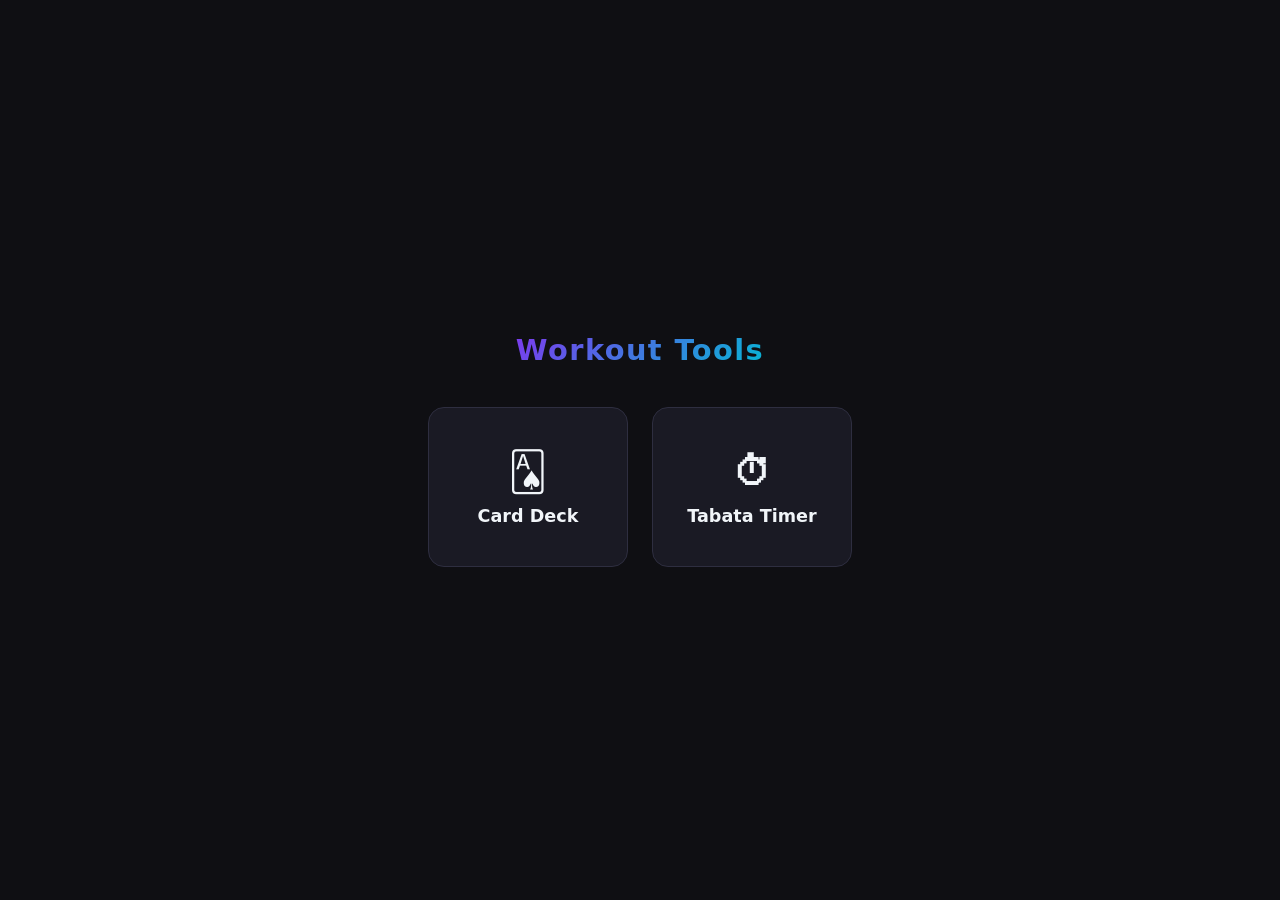
<file: index.html>
<!DOCTYPE html>
<html lang="en">
<head>
  <meta charset="UTF-8" />
  <meta name="viewport" content="width=device-width, initial-scale=1.0" />
  <title>Workout Tools</title>
  <style>
    * { box-sizing: border-box; margin: 0; padding: 0; }

    :root {
      --bg: #0f0f13;
      --surface: #1a1a24;
      --accent: #7c3aed;
      --accent2: #06b6d4;
      --text: #f1f5f9;
      --muted: #94a3b8;
      --border: #2e2e40;
    }

    body {
      font-family: 'Segoe UI', system-ui, sans-serif;
      background: var(--bg);
      color: var(--text);
      min-height: 100vh;
      display: flex;
      flex-direction: column;
      align-items: center;
      justify-content: center;
      gap: 40px;
      padding: 24px;
    }

    h1 {
      font-size: 1.8rem;
      font-weight: 700;
      background: linear-gradient(135deg, var(--accent), var(--accent2));
      -webkit-background-clip: text;
      -webkit-text-fill-color: transparent;
      letter-spacing: 0.05em;
    }

    .cards {
      display: flex;
      gap: 24px;
      flex-wrap: wrap;
      justify-content: center;
    }

    a.card {
      display: flex;
      flex-direction: column;
      align-items: center;
      justify-content: center;
      gap: 12px;
      width: 200px;
      height: 160px;
      background: var(--surface);
      border: 1px solid var(--border);
      border-radius: 16px;
      text-decoration: none;
      color: var(--text);
      font-size: 1.1rem;
      font-weight: 600;
      transition: border-color 0.2s, transform 0.2s;
    }

    a.card:hover {
      border-color: var(--accent);
      transform: translateY(-3px);
    }

    a.card .icon {
      font-size: 2.4rem;
    }
  </style>
</head>
<body>
  <h1>Workout Tools</h1>
  <div class="cards">
    <a class="card" href="./cards">
      <span class="icon">&#127137;</span>
      <span>Card Deck</span>
    </a>
    <a class="card" href="./tabata">
      <span class="icon">&#9201;</span>
      <span>Tabata Timer</span>
    </a>
  </div>
</body>
</html>
</file>
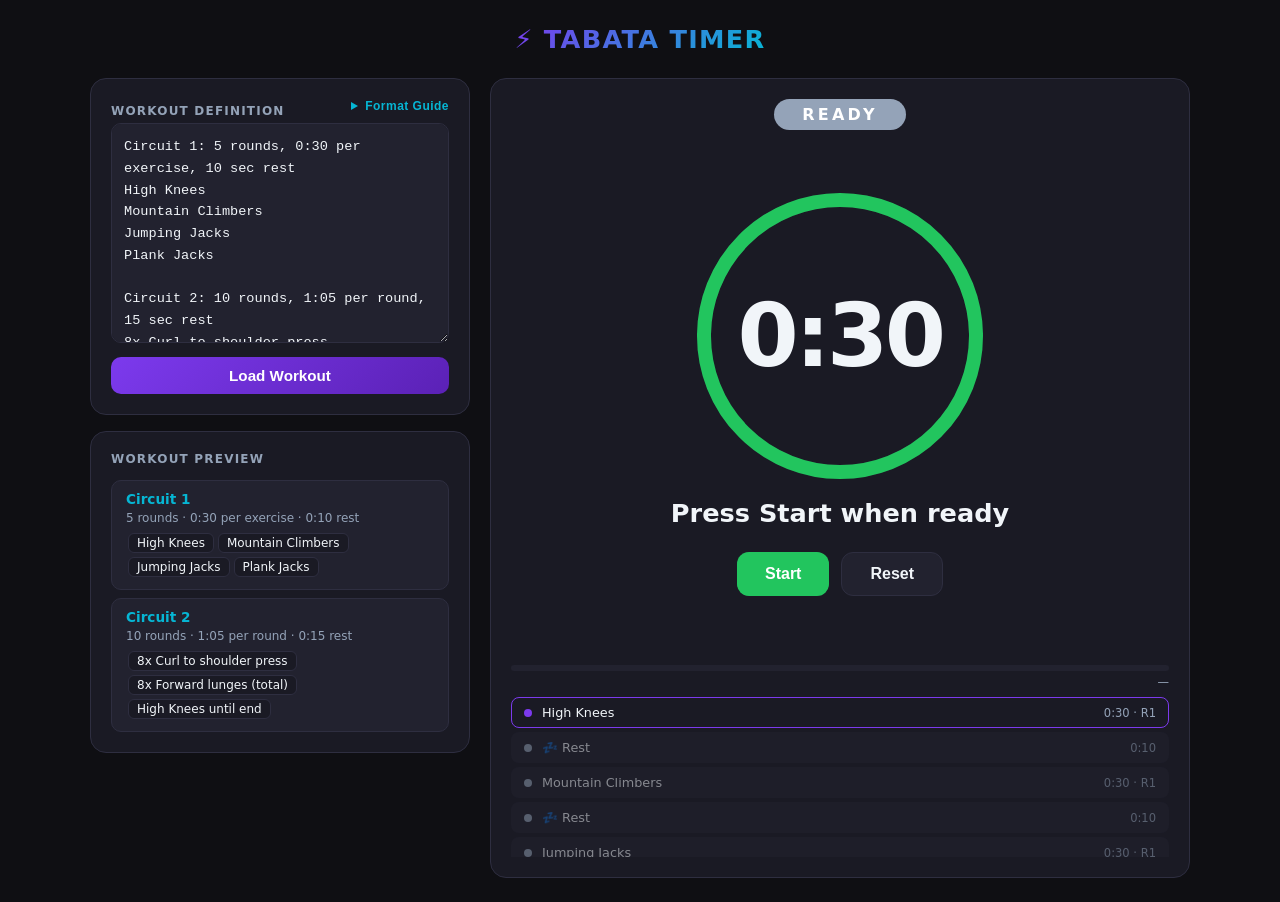
<file: tabata/index.html>
<!DOCTYPE html>
<html lang="en">
<head>
  <meta charset="UTF-8" />
  <meta name="viewport" content="width=device-width, initial-scale=1.0" />
  <title>Tabata Timer</title>
  <style>
    * { box-sizing: border-box; margin: 0; padding: 0; }

    :root {
      --bg: #0f0f13;
      --surface: #1a1a24;
      --surface2: #22222f;
      --accent: #7c3aed;
      --accent2: #06b6d4;
      --work: #22c55e;
      --rest: #f97316;
      --text: #f1f5f9;
      --muted: #94a3b8;
      --border: #2e2e40;
    }

    body {
      font-family: 'Segoe UI', system-ui, sans-serif;
      background: var(--bg);
      color: var(--text);
      min-height: 100vh;
      display: flex;
      flex-direction: column;
      align-items: center;
      padding: 24px 16px;
      gap: 24px;
    }

    h1 {
      font-size: 1.6rem;
      font-weight: 700;
      background: linear-gradient(135deg, var(--accent), var(--accent2));
      -webkit-background-clip: text;
      -webkit-text-fill-color: transparent;
      letter-spacing: 0.05em;
    }

    /* ── Layout ── */
    .app {
      display: grid;
      grid-template-columns: 380px 1fr;
      gap: 20px;
      width: 100%;
      max-width: 1100px;
      align-items: start;
    }

    @media (max-width: 800px) {
      .app { grid-template-columns: 1fr; }
    }

    /* ── Panel ── */
    .panel {
      background: var(--surface);
      border: 1px solid var(--border);
      border-radius: 16px;
      padding: 20px;
    }

    .panel-title {
      font-size: 0.75rem;
      font-weight: 600;
      text-transform: uppercase;
      letter-spacing: 0.1em;
      color: var(--muted);
      margin-bottom: 12px;
    }

    /* ── Input ── */
    textarea {
      width: 100%;
      height: 220px;
      background: var(--surface2);
      border: 1px solid var(--border);
      border-radius: 10px;
      color: var(--text);
      font-family: 'Courier New', monospace;
      font-size: 0.85rem;
      line-height: 1.6;
      padding: 12px;
      resize: vertical;
      outline: none;
      transition: border-color 0.2s;
    }
    textarea:focus { border-color: var(--accent); }

    .parse-btn {
      margin-top: 10px;
      width: 100%;
      padding: 10px;
      background: linear-gradient(135deg, var(--accent), #5b21b6);
      border: none;
      border-radius: 10px;
      color: #fff;
      font-size: 0.95rem;
      font-weight: 600;
      cursor: pointer;
      transition: opacity 0.2s;
    }
    .parse-btn:hover { opacity: 0.88; }

    /* ── Format guide ── */
    .format-toggle {
      display: flex;
      align-items: center;
      gap: 6px;
      background: none;
      border: none;
      color: var(--accent2);
      font-size: 0.75rem;
      font-weight: 600;
      cursor: pointer;
      padding: 0;
      margin-bottom: 10px;
      letter-spacing: 0.04em;
    }
    .format-toggle svg {
      transition: transform 0.2s;
      flex-shrink: 0;
    }
    .format-toggle.open svg { transform: rotate(90deg); }

    .format-guide {
      display: none;
      background: var(--surface2);
      border: 1px solid var(--border);
      border-radius: 10px;
      padding: 12px 14px;
      margin-bottom: 10px;
      font-size: 0.78rem;
      line-height: 1.6;
    }
    .format-guide.open { display: block; }

    .fmt-section { margin-bottom: 10px; }
    .fmt-section:last-child { margin-bottom: 0; }

    .fmt-label {
      font-size: 0.68rem;
      font-weight: 700;
      text-transform: uppercase;
      letter-spacing: 0.1em;
      color: var(--muted);
      margin-bottom: 4px;
    }

    .fmt-code {
      background: var(--surface);
      border: 1px solid var(--border);
      border-radius: 6px;
      padding: 7px 10px;
      font-family: 'Courier New', monospace;
      font-size: 0.78rem;
      color: var(--text);
      white-space: pre-wrap;
      word-break: break-word;
    }

    .fmt-code .hl-header { color: #a78bfa; }
    .fmt-code .hl-time   { color: #34d399; }
    .fmt-code .hl-ex     { color: var(--text); }
    .fmt-code .hl-muted  { color: var(--muted); }

    .fmt-note {
      color: var(--muted);
      font-size: 0.72rem;
      margin-top: 4px;
    }

    /* ── Preview list ── */
    .circuit-list {
      display: flex;
      flex-direction: column;
      gap: 8px;
      margin-top: 14px;
      max-height: 260px;
      overflow-y: auto;
    }

    .circuit-card {
      background: var(--surface2);
      border: 1px solid var(--border);
      border-radius: 10px;
      padding: 10px 14px;
    }

    .circuit-card h3 {
      font-size: 0.85rem;
      font-weight: 700;
      color: var(--accent2);
      margin-bottom: 4px;
    }

    .circuit-card .meta {
      font-size: 0.75rem;
      color: var(--muted);
      margin-bottom: 6px;
    }

    .exercise-tag {
      display: inline-block;
      background: var(--surface);
      border: 1px solid var(--border);
      border-radius: 6px;
      padding: 2px 8px;
      font-size: 0.75rem;
      margin: 2px;
    }

    /* ── Timer panel ── */
    .timer-panel {
      display: flex;
      flex-direction: column;
      align-items: center;
      gap: 12px;
      min-height: calc(100vh - 100px);
      position: sticky;
      top: 24px;
    }

    /* TOP: phase + round — the scoreboard header */
    .timer-header {
      width: 100%;
      display: flex;
      flex-direction: column;
      align-items: center;
      gap: 6px;
    }

    .phase-label {
      font-size: 1rem;
      font-weight: 800;
      letter-spacing: 0.2em;
      text-transform: uppercase;
      padding: 6px 28px;
      border-radius: 100px;
      background: var(--work);
      color: #fff;
      transition: background 0.3s;
    }
    .phase-label.rest { background: var(--rest); }
    .phase-label.idle { background: var(--muted); }

    /* Round info: HUGE and impossible to miss */
    .round-info {
      font-size: 2rem;
      font-weight: 900;
      color: var(--text);
      text-align: center;
      letter-spacing: -0.02em;
      min-height: 2.4rem;
    }

    /* Giant ring */
    .ring-wrap {
      position: relative;
      width: 300px;
      height: 300px;
      flex-shrink: 0;
    }

    svg.ring {
      transform: rotate(-90deg);
      width: 300px;
      height: 300px;
    }

    .ring-bg { fill: none; stroke: var(--surface2); stroke-width: 14; }
    .ring-fg {
      fill: none;
      stroke: var(--work);
      stroke-width: 14;
      stroke-linecap: round;
      transition: stroke-dashoffset 0.25s linear, stroke 0.3s;
    }
    .ring-fg.rest { stroke: var(--rest); }

    .ring-center {
      position: absolute;
      inset: 0;
      display: flex;
      flex-direction: column;
      align-items: center;
      justify-content: center;
    }

    /* Massive time display */
    .time-display {
      font-size: 5.5rem;
      font-weight: 800;
      letter-spacing: -0.04em;
      line-height: 1;
    }

    .exercise-name {
      font-size: 1.6rem;
      font-weight: 700;
      text-align: center;
      color: var(--text);
      padding: 0 12px;
    }

    .next-up {
      text-align: center;
      font-size: 1rem;
      color: var(--muted);
    }
    .next-up span { color: var(--text); font-weight: 600; }

    /* Controls */
    .controls {
      display: flex;
      gap: 12px;
    }

    .ctrl-btn {
      padding: 12px 28px;
      border: none;
      border-radius: 12px;
      font-size: 1rem;
      font-weight: 700;
      cursor: pointer;
      transition: opacity 0.2s, transform 0.1s;
    }
    .ctrl-btn:active { transform: scale(0.96); }
    .ctrl-btn:hover { opacity: 0.85; }

    .btn-start { background: var(--work); color: #fff; }
    .btn-pause { background: var(--rest); color: #fff; }
    .btn-reset { background: var(--surface2); color: var(--text); border: 1px solid var(--border); }

    /* Bottom section: progress + queue pushed to end */
    .timer-bottom {
      margin-top: auto;
      width: 100%;
      display: flex;
      flex-direction: column;
      gap: 8px;
    }

    /* Progress bar */
    .progress-bar-wrap {
      width: 100%;
      background: var(--surface2);
      border-radius: 100px;
      height: 6px;
      overflow: hidden;
    }
    .progress-bar-fill {
      height: 100%;
      background: linear-gradient(90deg, var(--accent), var(--accent2));
      border-radius: 100px;
      transition: width 0.25s linear;
    }

    .progress-label {
      font-size: 0.72rem;
      color: var(--muted);
      text-align: right;
      margin-top: 4px;
    }

    /* Queue */
    .queue {
      width: 100%;
      display: flex;
      flex-direction: column;
      gap: 4px;
      max-height: 160px;
      overflow-y: auto;
    }

    .queue-item {
      display: flex;
      align-items: center;
      gap: 10px;
      padding: 7px 12px;
      border-radius: 8px;
      font-size: 0.8rem;
      background: var(--surface2);
      border: 1px solid transparent;
      opacity: 0.5;
      transition: opacity 0.2s, border-color 0.2s;
    }
    .queue-item.active {
      opacity: 1;
      border-color: var(--accent);
      background: var(--surface);
    }
    .queue-item.done { opacity: 0.25; text-decoration: line-through; }

    .queue-dot {
      width: 8px;
      height: 8px;
      border-radius: 50%;
      background: var(--muted);
      flex-shrink: 0;
    }
    .queue-item.active .queue-dot { background: var(--accent); }

    /* Finished overlay */
    .finished-banner {
      display: none;
      position: fixed;
      inset: 0;
      background: rgba(10,10,16,0.88);
      align-items: center;
      justify-content: center;
      flex-direction: column;
      gap: 16px;
      z-index: 99;
    }
    .finished-banner.show { display: flex; }
    .finished-banner h2 { font-size: 2.4rem; }
    .finished-banner p { color: var(--muted); }
    .finished-banner button {
      padding: 12px 32px;
      background: var(--accent);
      color: #fff;
      border: none;
      border-radius: 12px;
      font-size: 1rem;
      font-weight: 700;
      cursor: pointer;
    }

    /* scrollbar */
    ::-webkit-scrollbar { width: 5px; }
    ::-webkit-scrollbar-track { background: transparent; }
    ::-webkit-scrollbar-thumb { background: var(--border); border-radius: 10px; }
  </style>
</head>
<body>

<h1>⚡ TABATA TIMER</h1>

<div class="app">
  <!-- LEFT: input + preview -->
  <div style="display:flex;flex-direction:column;gap:16px;">
    <div class="panel">
      <div style="display:flex;align-items:center;justify-content:space-between;margin-bottom:0;">
        <div class="panel-title" style="margin-bottom:0;">Workout Definition</div>
        <button class="format-toggle" id="fmtToggle" onclick="toggleFormat()">
          <svg width="10" height="10" viewBox="0 0 10 10" fill="currentColor">
            <polygon points="2,1 9,5 2,9"/>
          </svg>
          Format Guide
        </button>
      </div>

      <div class="format-guide" id="formatGuide">
        <div class="fmt-section">
          <div class="fmt-label">Per Exercise — each exercise gets its own timer</div>
          <div class="fmt-code"><span class="hl-header">Circuit 1: 3 rounds, <span class="hl-time">0:30</span> per exercise, <span class="hl-time">10</span> sec rest</span>
<span class="hl-ex">High Knees</span>
<span class="hl-ex">Mountain Climbers</span>
<span class="hl-ex">Jumping Jacks</span></div>
          <div class="fmt-note">Each exercise gets a 0:30 countdown. 10s rest between exercises.</div>
        </div>
        <div class="fmt-section">
          <div class="fmt-label">Per Round — all exercises share one timer</div>
          <div class="fmt-code"><span class="hl-header">Circuit 2: 10 rounds, <span class="hl-time">1:05</span> per round, <span class="hl-time">15</span> sec rest</span>
<span class="hl-ex">8x Curl to shoulder press</span>
<span class="hl-ex">8x Forward lunges (total)</span>
<span class="hl-ex">High Knees until end</span></div>
          <div class="fmt-note">One 1:05 timer per round. Complete all exercises before it runs out. 15s rest between rounds.</div>
        </div>
        <div class="fmt-note" style="border-top:1px solid var(--border);padding-top:8px;margin-top:4px;">
          Separate circuits with a blank line. Time can be <code style="color:var(--accent2)">M:SS</code> or plain seconds.
        </div>
      </div>

      <textarea id="workoutInput" spellcheck="false">Circuit 1: 5 rounds, 0:30 per exercise, 10 sec rest
High Knees
Mountain Climbers
Jumping Jacks
Plank Jacks

Circuit 2: 10 rounds, 1:05 per round, 15 sec rest
8x Curl to shoulder press
8x Forward lunges (total)
High Knees until end</textarea>
      <button class="parse-btn" onclick="parseAndPreview()">Load Workout</button>
    </div>

    <div class="panel" id="previewPanel" style="display:none;">
      <div class="panel-title">Workout Preview</div>
      <div class="circuit-list" id="circuitList"></div>
    </div>
  </div>

  <!-- RIGHT: timer — full-height scoreboard -->
  <div class="panel timer-panel">

    <!-- Scoreboard header: phase pill + big round counter -->
    <div class="timer-header">
      <div class="phase-label idle" id="phaseLabel">READY</div>
      <div class="round-info" id="roundInfo"></div>
    </div>

    <!-- Giant ring -->
    <div class="ring-wrap">
      <svg class="ring" viewBox="0 0 300 300">
        <circle class="ring-bg" cx="150" cy="150" r="136"/>
        <circle class="ring-fg" id="ringFg" cx="150" cy="150" r="136"
          stroke-dasharray="854.5"
          stroke-dashoffset="0"/>
      </svg>
      <div class="ring-center">
        <div class="time-display" id="timeDisplay">--</div>
      </div>
    </div>

    <!-- Exercise + next up -->
    <div class="exercise-name" id="exerciseName">Load a workout to begin</div>
    <div class="next-up" id="nextUp"></div>

    <!-- Controls -->
    <div class="controls">
      <button class="ctrl-btn btn-start" id="startBtn" onclick="startTimer()" disabled>Start</button>
      <button class="ctrl-btn btn-reset" onclick="resetTimer()">Reset</button>
    </div>

    <!-- Bottom: progress bar + queue -->
    <div class="timer-bottom">
      <div style="width:100%;">
        <div class="progress-bar-wrap">
          <div class="progress-bar-fill" id="progressFill" style="width:0%"></div>
        </div>
        <div class="progress-label" id="progressLabel">—</div>
      </div>
      <div class="queue" id="queue"></div>
    </div>

  </div>
</div>

<!-- Finished overlay -->
<div class="finished-banner" id="finishedBanner">
  <h2>🎉 Workout Complete!</h2>
  <p>Amazing work. You crushed it.</p>
  <button onclick="dismissFinished()">Close</button>
</div>

<script>
// ── Audio beeps ──────────────────────────────────────────────────────────────
const AudioCtx = window.AudioContext || window.webkitAudioContext;
let actx;
function ensureAudio() { if (!actx) actx = new AudioCtx(); }

function beep(freq = 880, dur = 0.12, vol = 0.4, type = 'sine', delay = 0) {
  ensureAudio();
  const osc = actx.createOscillator();
  const gain = actx.createGain();
  osc.connect(gain); gain.connect(actx.destination);
  osc.type = type;
  osc.frequency.value = freq;
  gain.gain.setValueAtTime(vol, actx.currentTime + delay);
  gain.gain.exponentialRampToValueAtTime(0.001, actx.currentTime + delay + dur);
  osc.start(actx.currentTime + delay);
  osc.stop(actx.currentTime + delay + dur + 0.01);
}

function beepGo()        { beep(660, 0.1); beep(880, 0.15, 0.4, 'sine', 0.13); }
function beepRest()      { beep(440, 0.18, 0.35); }
function beepEnd()       { [0, 0.18, 0.36, 0.54].forEach(d => beep(1047, 0.14, 0.4, 'sine', d)); }
function beepCountdown() { beep(660, 0.08, 0.3); }

// ── Time helpers ─────────────────────────────────────────────────────────────
function pad(n) { return String(n).padStart(2, '0'); }

// Parse "M:SS" or plain seconds string → total seconds
function parseDuration(str) {
  str = str.trim();
  const mmss = str.match(/^(\d+):(\d{2})$/);
  if (mmss) return parseInt(mmss[1]) * 60 + parseInt(mmss[2]);
  return parseInt(str) || 0;
}

// Format total seconds → "M:SS"
function formatTime(secs) {
  const m = Math.floor(secs / 60);
  const s = secs % 60;
  return `${m}:${pad(s)}`;
}

// ── Parse ───────────────────────────────────────────────────────────────────
/*
  Supported formats:
    Circuit N: R rounds, M:SS per exercise, S sec rest   → each exercise gets M:SS
    Circuit N: R rounds, M:SS per round,    S sec rest   → round time split equally across exercises

  Work/rest time accepts M:SS or plain seconds.
*/
let circuits = [];

function parseWorkout(text) {
  const lines = text.split('\n');
  const result = [];
  let current = null;

  for (let raw of lines) {
    const line = raw.trim();
    if (!line) { current = null; continue; }

    // Circuit header — capture "round" or "exercise" as the time mode
    const hdr = line.match(
      /circuit\s*\d*\s*:\s*(\d+)\s*rounds?,\s*([\d:]+)\s*(?:sec\s*)?per\s*(round|exercise)s?,\s*([\d:]+)\s*(?:sec\s*)?rest/i
    );
    if (hdr) {
      current = {
        label:     line.split(':')[0].trim(),
        rounds:    parseInt(hdr[1]),
        timeValue: parseDuration(hdr[2]),
        timeMode:  hdr[3].toLowerCase(), // 'round' | 'exercise'
        restSec:   parseDuration(hdr[4]),
        exercises: []
      };
      result.push(current);
      continue;
    }

    if (current) {
      current.exercises.push(line);
    }
  }

  return result.filter(c => c.exercises.length > 0);
}

// Build a flat queue of steps
function buildQueue(circuits) {
  const steps = [];
  circuits.forEach(circuit => {
    for (let r = 1; r <= circuit.rounds; r++) {
      const isLastRound = r === circuit.rounds;

      if (circuit.timeMode === 'round') {
        // One timer for the whole round — all exercises done within it
        steps.push({
          type: 'work',
          mode: 'round',
          exercises: circuit.exercises,
          duration: circuit.timeValue,
          round: r,
          totalRounds: circuit.rounds,
          circuitLabel: circuit.label
        });
        if (!isLastRound) {
          steps.push({
            type: 'rest',
            nextExercise: null, // next round, same exercises
            duration: circuit.restSec,
            round: r,
            totalRounds: circuit.rounds,
            circuitLabel: circuit.label
          });
        }
      } else {
        // Per-exercise: individual timer per exercise
        circuit.exercises.forEach((ex, i) => {
          const isLastEx = i === circuit.exercises.length - 1;
          steps.push({
            type: 'work',
            mode: 'exercise',
            exercise: ex,
            duration: circuit.timeValue,
            round: r,
            totalRounds: circuit.rounds,
            circuitLabel: circuit.label,
            exerciseIndex: i,
            totalExercises: circuit.exercises.length
          });
          const isLastInCircuit = isLastRound && isLastEx;
          if (!isLastInCircuit) {
            const nextEx = !isLastEx ? circuit.exercises[i + 1] : circuit.exercises[0];
            steps.push({
              type: 'rest',
              nextExercise: nextEx,
              duration: circuit.restSec,
              round: r,
              totalRounds: circuit.rounds,
              circuitLabel: circuit.label
            });
          }
        });
      }
    }
  });
  return steps;
}

// ── UI: parse & preview ──────────────────────────────────────────────────────
function parseAndPreview() {
  const text = document.getElementById('workoutInput').value;
  circuits = parseWorkout(text);

  if (circuits.length === 0) {
    alert('Could not parse any circuits. Check the format.');
    return;
  }

  const list = document.getElementById('circuitList');
  list.innerHTML = '';
  circuits.forEach(c => {
    const card = document.createElement('div');
    card.className = 'circuit-card';
    card.innerHTML = `
      <h3>${c.label}</h3>
      <div class="meta">${c.rounds} rounds · ${formatTime(c.timeValue)} per ${c.timeMode} · ${formatTime(c.restSec)} rest</div>
      <div>${c.exercises.map(e => `<span class="exercise-tag">${e}</span>`).join('')}</div>
    `;
    list.appendChild(card);
  });
  document.getElementById('previewPanel').style.display = '';

  resetTimer();
  document.getElementById('startBtn').disabled = false;
  document.getElementById('exerciseName').textContent = 'Press Start when ready';
  document.getElementById('timeDisplay').textContent = formatTime(queue[0]?.duration ?? 0);
}

// ── Timer state ──────────────────────────────────────────────────────────────
let queue = [];
let currentStep = 0;
let timeLeft = 0;
let intervalId = null;
let running = false;

const CIRCUMFERENCE = 2 * Math.PI * 136; // ~854.5
const R = 136;

function updateRing(fraction, isRest) {
  const fg = document.getElementById('ringFg');
  fg.classList.toggle('rest', isRest);
  fg.style.strokeDashoffset = CIRCUMFERENCE * (1 - fraction);
}

function renderStep() {
  if (currentStep >= queue.length) return;
  const step = queue[currentStep];
  const isRest = step.type === 'rest';

  const pl = document.getElementById('phaseLabel');
  pl.textContent = isRest ? 'REST' : 'WORK';
  pl.className = 'phase-label ' + (isRest ? 'rest' : '');

  if (isRest) {
    const nextLabel = step.nextExercise ?? 'Next Round';
    document.getElementById('exerciseName').textContent = `Rest — coming up: ${nextLabel}`;
    document.getElementById('roundInfo').textContent = step.circuitLabel;
  } else if (step.mode === 'round') {
    document.getElementById('exerciseName').innerHTML =
      step.exercises.map(e => `<div style="font-size:0.9em;line-height:1.7">${e}</div>`).join('');
    document.getElementById('roundInfo').textContent =
      `${step.circuitLabel} · Round ${step.round}/${step.totalRounds}`;
  } else {
    document.getElementById('exerciseName').textContent = step.exercise;
    document.getElementById('roundInfo').textContent =
      `${step.circuitLabel} · Round ${step.round}/${step.totalRounds} · Ex ${step.exerciseIndex + 1}/${step.totalExercises}`;
  }

  const next = queue[currentStep + 1];
  const nu = document.getElementById('nextUp');
  if (next) {
    const nextLabel = next.type === 'rest' ? 'Rest' : (next.mode === 'round' ? `Round ${next.round}` : next.exercise);
    nu.innerHTML = `Next: <span>${nextLabel}</span>`;
  } else {
    nu.innerHTML = `Next: <span>Finish! 🎉</span>`;
  }

  document.getElementById('timeDisplay').textContent = formatTime(timeLeft);
  updateRing(timeLeft / step.duration, isRest);

  renderQueue();

  const total = queue.length;
  const pct = Math.round((currentStep / total) * 100);
  document.getElementById('progressFill').style.width = pct + '%';
  document.getElementById('progressLabel').textContent = `Step ${currentStep + 1} of ${total}`;
}

function renderQueue() {
  const container = document.getElementById('queue');
  container.innerHTML = '';
  const start = Math.max(0, currentStep - 2);
  const end = Math.min(queue.length, currentStep + 6);
  for (let i = start; i < end; i++) {
    const s = queue[i];
    const div = document.createElement('div');
    div.className = 'queue-item' + (i === currentStep ? ' active' : i < currentStep ? ' done' : '');
    div.innerHTML = `
      <div class="queue-dot"></div>
      <span style="flex:1;">${s.type === 'rest' ? '💤 Rest' : s.mode === 'round' ? `Round ${s.round}` : s.exercise}</span>
      <span style="color:var(--muted);font-size:0.72rem;">${formatTime(s.duration)}${s.type === 'work' ? ` · R${s.round}` : ''}</span>
    `;
    container.appendChild(div);
  }
}

function tick() {
  timeLeft--;

  if (timeLeft <= 0) {
    currentStep++;
    if (currentStep >= queue.length) {
      clearInterval(intervalId);
      running = false;
      beepEnd();
      document.getElementById('phaseLabel').textContent = 'DONE';
      document.getElementById('phaseLabel').className = 'phase-label idle';
      document.getElementById('timeDisplay').textContent = '0:00';
      updateRing(0, false);
      document.getElementById('progressFill').style.width = '100%';
      document.getElementById('progressLabel').textContent = 'Complete!';
      document.getElementById('startBtn').textContent = 'Start';
      document.getElementById('startBtn').onclick = startTimer;
      document.getElementById('exerciseName').textContent = 'Workout Complete!';
      document.getElementById('roundInfo').textContent = '';
      document.getElementById('nextUp').textContent = '';
      document.getElementById('finishedBanner').classList.add('show');
      renderQueue();
      return;
    }
    timeLeft = queue[currentStep].duration;

    // Auto-pause between circuits
    if (queue[currentStep].circuitLabel !== queue[currentStep - 1].circuitLabel) {
      pauseTimer();
      renderStep();
      document.getElementById('phaseLabel').textContent = 'NEXT CIRCUIT';
      document.getElementById('phaseLabel').className = 'phase-label idle';
      document.getElementById('startBtn').textContent = `Start ${queue[currentStep].circuitLabel}`;
      document.getElementById('startBtn').onclick = startTimer;
      return;
    }

    // beep on step transition
    if (queue[currentStep].type === 'work') beepGo();
    else beepRest();
  } else if (timeLeft <= 3 && timeLeft > 0) {
    beepCountdown();
  }

  renderStep();
}

function startTimer() {
  if (queue.length === 0) { alert('Load a workout first.'); return; }
  ensureAudio();

  if (!running) {
    running = true;
    document.getElementById('startBtn').textContent = 'Pause';
    document.getElementById('startBtn').onclick = pauseTimer;

    if (currentStep === 0) beepGo();

    intervalId = setInterval(tick, 1000);
  }
}

function pauseTimer() {
  running = false;
  clearInterval(intervalId);
  document.getElementById('startBtn').textContent = 'Resume';
  document.getElementById('startBtn').onclick = startTimer;
}

function resetTimer() {
  clearInterval(intervalId);
  running = false;
  currentStep = 0;

  queue = buildQueue(circuits);
  timeLeft = queue.length > 0 ? queue[0].duration : 0;

  document.getElementById('phaseLabel').className = 'phase-label idle';
  document.getElementById('phaseLabel').textContent = 'READY';
  document.getElementById('timeDisplay').textContent = queue.length > 0 ? formatTime(timeLeft) : '--';
  document.getElementById('exerciseName').textContent = queue.length > 0 ? 'Press Start when ready' : 'Load a workout to begin';
  document.getElementById('roundInfo').textContent = '';
  document.getElementById('nextUp').textContent = '';
  document.getElementById('progressFill').style.width = '0%';
  document.getElementById('progressLabel').textContent = '—';
  updateRing(1, false);
  document.getElementById('startBtn').textContent = 'Start';
  document.getElementById('startBtn').onclick = startTimer;
  document.getElementById('queue').innerHTML = '';

  if (queue.length > 0) renderQueue();
}

function dismissFinished() {
  document.getElementById('finishedBanner').classList.remove('show');
}

function toggleFormat() {
  const guide = document.getElementById('formatGuide');
  const btn   = document.getElementById('fmtToggle');
  const open  = guide.classList.toggle('open');
  btn.classList.toggle('open', open);
}

window.addEventListener('load', () => parseAndPreview());
</script>
</body>
</html>
</file>
